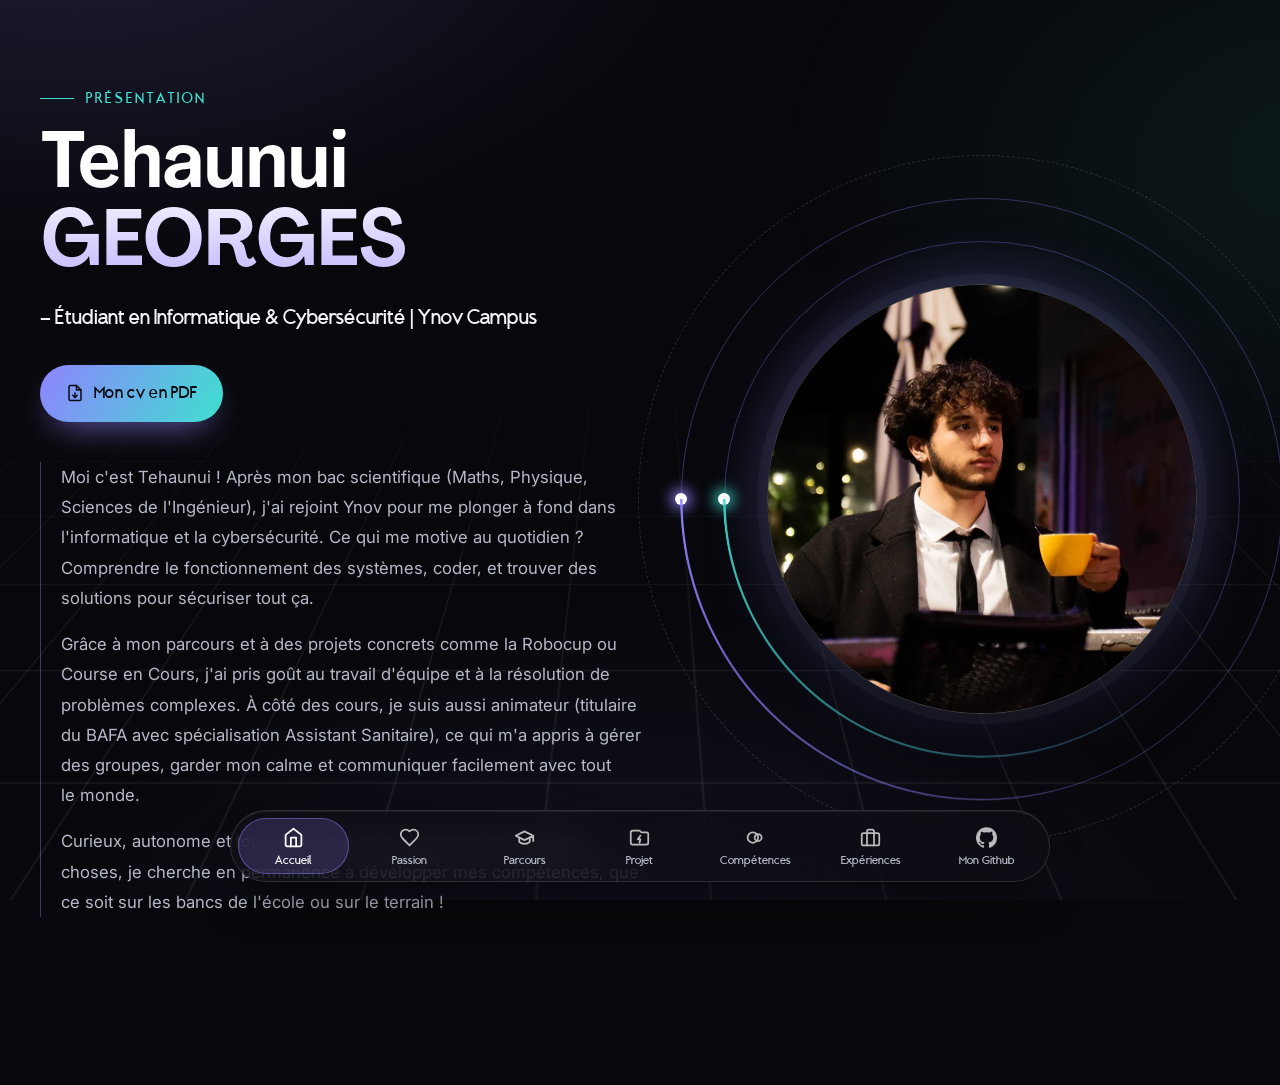
<file: index.html>
<!doctype html>
<html lang="fr">
    <head>
        <meta charset="UTF-8">
        <meta name="viewport" content="width=device-width, initial-scale=1.0">
        <title>Mon CV web — Tehaunui GEORGES</title>
        <meta name="description" content="CV web de Tehaunui GEORGES, étudiant en informatique et cybersécurité à Ynov Campus.">
        <link rel="stylesheet" href="css/base.css">
        <link rel="stylesheet" href="css/style.css">
        <script>document.documentElement.classList.add('js');</script>
    </head>
    <body>
        <div class="backdrop" aria-hidden="true"><div class="backdrop__floor"><div class="backdrop__grid"></div></div></div>

        <main class="hero">
            <div class="hero__text">
                <div class="reveal">
                    <h1 class="eyebrow">Présentation</h1>
                </div>
                <div class="reveal" style="--i: 1">
                    <h2 class="hero__title">
                        <span class="hero__name">Tehaunui GEORGES</span>
                        <span class="hero__role">— Étudiant en Informatique &amp; Cybersécurité | Ynov Campus</span>
                    </h2>
                </div>
                <div class="hero__actions reveal" style="--i: 2">
                    <a class="btn" href="ressources/cv.Tehaunui.GEORGES.pdf" target="_blank" rel="noopener">
                        <svg viewBox="0 0 24 24" fill="none" stroke="currentColor" stroke-width="2" stroke-linecap="round" stroke-linejoin="round" aria-hidden="true"><path d="M14 2H6a2 2 0 0 0-2 2v16a2 2 0 0 0 2 2h12a2 2 0 0 0 2-2V8z"/><path d="M14 2v6h6"/><path d="M12 18v-6"/><path d="m9 15 3 3 3-3"/></svg>
                        Mon cv en PDF
                    </a>
                </div>
                <div class="hero__bio reveal" style="--i: 3">
                    <p>Moi c'est Tehaunui ! Après mon bac scientifique (Maths, Physique, Sciences de l'Ingénieur), j'ai rejoint Ynov pour me plonger à fond dans l'informatique et la cybersécurité. Ce qui me motive au quotidien ? Comprendre le fonctionnement des systèmes, coder, et trouver des solutions pour sécuriser tout ça.</p>
                    <p>Grâce à mon parcours et à des projets concrets comme la Robocup ou Course en Cours, j'ai pris goût au travail d'équipe et à la résolution de problèmes complexes. À côté des cours, je suis aussi animateur (titulaire du BAFA avec spécialisation Assistant Sanitaire), ce qui m'a appris à gérer des groupes, garder mon calme et communiquer facilement avec tout le monde.</p>
                    <p>Curieux, autonome et toujours chaud pour apprendre de nouvelles choses, je cherche en permanence à développer mes compétences, que ce soit sur les bancs de l'école ou sur le terrain !</p>
                </div>
            </div>

            <div class="hero__visual reveal" style="--i: 1">
                <div class="portrait" data-tilt="9">
                    <div class="portrait__orbit portrait__orbit--1"><span class="portrait__dot"></span></div>
                    <div class="portrait__orbit portrait__orbit--2"><span class="portrait__dot"></span></div>
                    <div class="portrait__orbit portrait__orbit--3"></div>
                    <img class="pp"
                        src="ressources/Photo%20taken%20by%20%40lukadreur.webp"
                        alt="Ma photo"
                    />
                </div>
            </div>
        </main>

        <footer>
            <nav class="navigation" aria-label="Navigation principale">
                <a href="index.html" aria-current="page">
                    <img class="icon" src="ressources/gemini-svg.svg" alt="" aria-hidden="true">
                    <span class="libelle">Accueil</span>
                </a>
                <a href="passion.html">
                    <img class="icon" src="ressources/gemini-svg (1).svg" alt="" aria-hidden="true">
                    <span class="libelle">Passion</span>
                </a>
                <a href="parcours.html">
                    <img class="icon" src="ressources/gemini-svg (2).svg" alt="" aria-hidden="true">
                    <span class="libelle">Parcours</span>
                </a>
                <a href="projet.html">
                    <img class="icon" src="ressources/gemini-svg (3).svg" alt="" aria-hidden="true">
                    <span class="libelle">Projet</span>
                </a>
                <a href="competences.html">
                    <img class="icon" src="ressources/gemini-svg (4).svg" alt="" aria-hidden="true">
                    <span class="libelle">Compétences</span>
                </a>
                <a href="experiences.html">
                    <img class="icon" src="ressources/gemini-svg (5).svg" alt="" aria-hidden="true">
                    <span class="libelle">Expériences</span>
                </a>
                <a href="https://github.com/tehaunuigeorges-oss" target="_blank" rel="noopener">
                    <img class="icon" src="ressources/25231.png" alt="" aria-hidden="true">
                    <span class="libelle">Mon Github</span>
                </a>
            </nav>
        </footer>

        <script src="js/site.js" defer onerror="document.documentElement.classList.remove('js')"></script>
    </body>
</html>
</file>
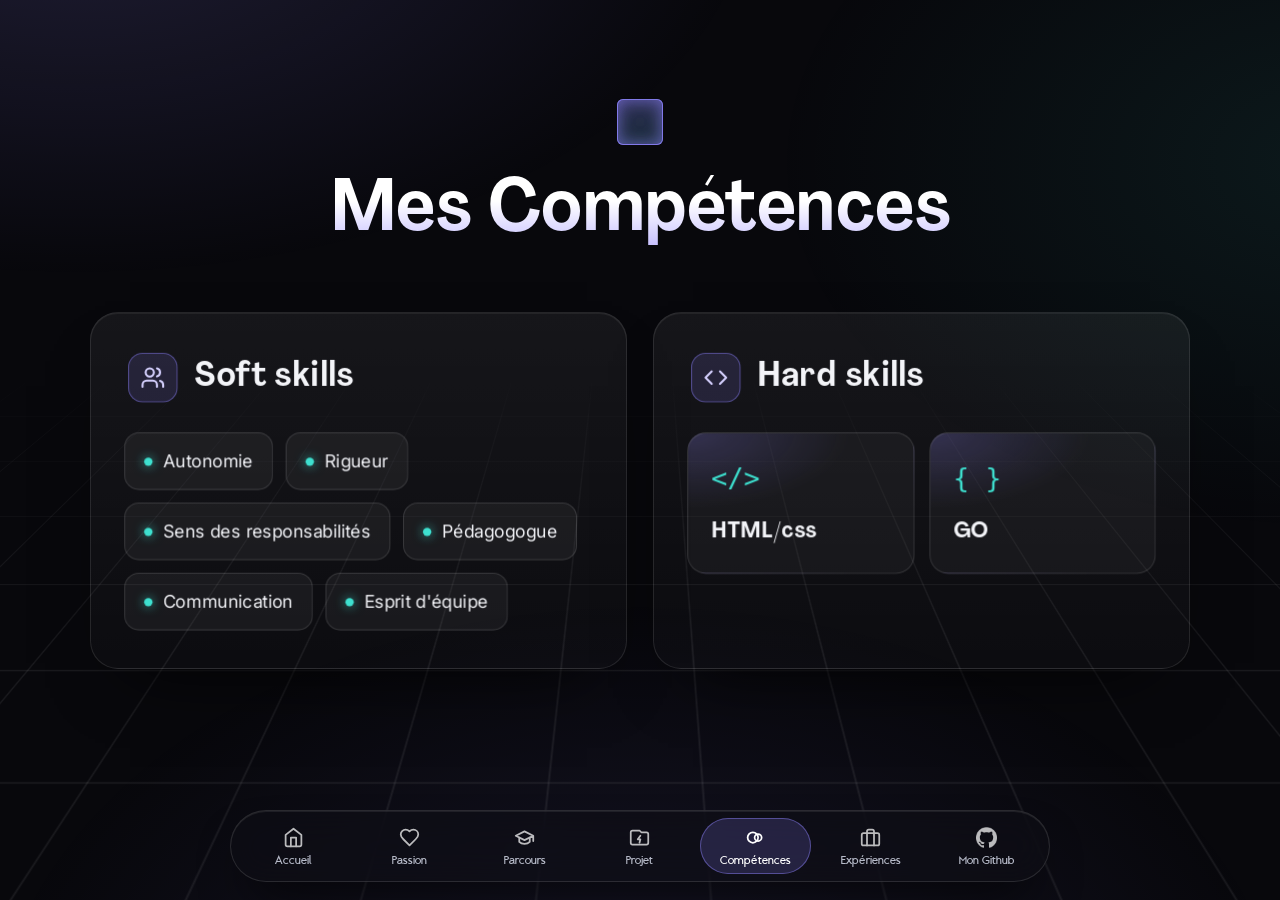
<file: competences.html>
<!doctype html>
<html lang="fr">
    <head>
        <meta charset="UTF-8">
        <meta name="viewport" content="width=device-width, initial-scale=1.0">
        <title>Mes compétences — Tehaunui GEORGES</title>
        <meta name="description" content="Compétences de Tehaunui GEORGES : soft skills et hard skills.">
        <link rel="stylesheet" href="css/base.css">
        <link rel="stylesheet" href="css/competences.css">
        <link rel="stylesheet" href="css/edition.css">
        <script>document.documentElement.classList.add('js');</script>
    </head>
    <body>
        <div class="backdrop" aria-hidden="true"><div class="backdrop__floor"><div class="backdrop__grid"></div></div></div>

        <header class="page-header">
            <div class="reveal">
                <div class="cube" aria-hidden="true"><i></i><i></i><i></i><i></i><i></i><i></i></div>
                <h1 class="page-title">Mes Compétences</h1>
            </div>
        </header>

        <main>
            <!-- Créé à partir de la liste "competences" de js/contenu.js -->
            <div data-rendu="competences"></div>
            <noscript><p class="content-error">Ce site a besoin de JavaScript pour afficher cette rubrique.</p></noscript>
        </main>

        <footer>
            <nav class="navigation" aria-label="Navigation principale">
                <a href="index.html">
                    <img class="icon" src="ressources/gemini-svg.svg" alt="" aria-hidden="true">
                    <span class="libelle">Accueil</span>
                </a>
                <a href="passion.html">
                    <img class="icon" src="ressources/gemini-svg (1).svg" alt="" aria-hidden="true">
                    <span class="libelle">Passion</span>
                </a>
                <a href="parcours.html">
                    <img class="icon" src="ressources/gemini-svg (2).svg" alt="" aria-hidden="true">
                    <span class="libelle">Parcours</span>
                </a>
                <a href="projet.html">
                    <img class="icon" src="ressources/gemini-svg (3).svg" alt="" aria-hidden="true">
                    <span class="libelle">Projet</span>
                </a>
                <a href="competences.html" aria-current="page">
                    <img class="icon" src="ressources/gemini-svg (4).svg" alt="" aria-hidden="true">
                    <span class="libelle">Compétences</span>
                </a>
                <a href="experiences.html">
                    <img class="icon" src="ressources/gemini-svg (5).svg" alt="" aria-hidden="true">
                    <span class="libelle">Expériences</span>
                </a>
                <a href="https://github.com/tehaunuigeorges-oss" target="_blank" rel="noopener">
                    <img class="icon" src="ressources/25231.png" alt="" aria-hidden="true">
                    <span class="libelle">Mon Github</span>
                </a>
            </nav>
        </footer>

        <script src="js/contenu.js" defer></script>
        <script src="js/rendu.js" defer></script>
        <script src="js/edition.js" defer></script>
        <script src="js/site.js" defer onerror="document.documentElement.classList.remove('js')"></script>
    </body>
</html>
</file>
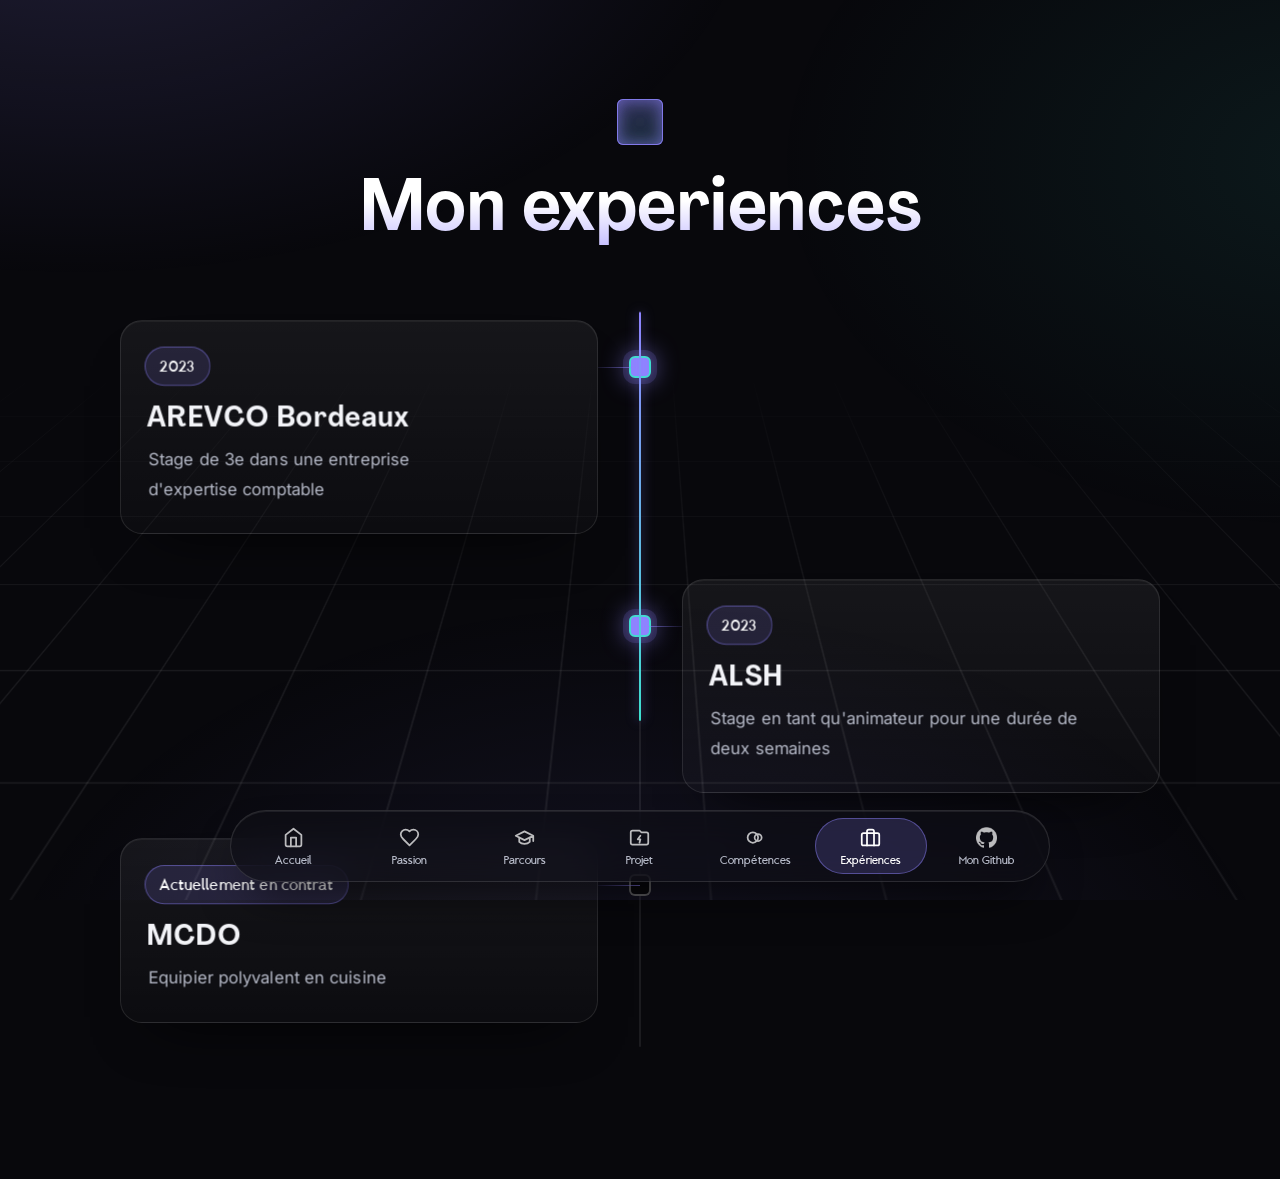
<file: experiences.html>
<!doctype html>
<html lang="fr">
    <head>
        <meta charset="UTF-8">
        <meta name="viewport" content="width=device-width, initial-scale=1.0">
        <title>Mes expériences — Tehaunui GEORGES</title>
        <meta name="description" content="Expériences de Tehaunui GEORGES : stages et emploi.">
        <link rel="stylesheet" href="css/base.css">
        <link rel="stylesheet" href="css/timeline.css">
        <link rel="stylesheet" href="css/edition.css">
        <script>document.documentElement.classList.add('js');</script>
    </head>
    <body>
        <div class="backdrop" aria-hidden="true"><div class="backdrop__floor"><div class="backdrop__grid"></div></div></div>

        <header class="page-header">
            <div class="reveal">
                <div class="cube" aria-hidden="true"><i></i><i></i><i></i><i></i><i></i><i></i></div>
                <h1 class="page-title">Mon experiences</h1>
            </div>
        </header>

        <main>
            <!-- Créé à partir de la liste "experiences" de js/contenu.js -->
            <div data-rendu="experiences"></div>
            <noscript><p class="content-error">Ce site a besoin de JavaScript pour afficher cette rubrique.</p></noscript>
        </main>

        <footer>
            <nav class="navigation" aria-label="Navigation principale">
                <a href="index.html">
                    <img class="icon" src="ressources/gemini-svg.svg" alt="" aria-hidden="true">
                    <span class="libelle">Accueil</span>
                </a>
                <a href="passion.html">
                    <img class="icon" src="ressources/gemini-svg (1).svg" alt="" aria-hidden="true">
                    <span class="libelle">Passion</span>
                </a>
                <a href="parcours.html">
                    <img class="icon" src="ressources/gemini-svg (2).svg" alt="" aria-hidden="true">
                    <span class="libelle">Parcours</span>
                </a>
                <a href="projet.html">
                    <img class="icon" src="ressources/gemini-svg (3).svg" alt="" aria-hidden="true">
                    <span class="libelle">Projet</span>
                </a>
                <a href="competences.html">
                    <img class="icon" src="ressources/gemini-svg (4).svg" alt="" aria-hidden="true">
                    <span class="libelle">Compétences</span>
                </a>
                <a href="experiences.html" aria-current="page">
                    <img class="icon" src="ressources/gemini-svg (5).svg" alt="" aria-hidden="true">
                    <span class="libelle">Expériences</span>
                </a>
                <a href="https://github.com/tehaunuigeorges-oss" target="_blank" rel="noopener">
                    <img class="icon" src="ressources/25231.png" alt="" aria-hidden="true">
                    <span class="libelle">Mon Github</span>
                </a>
            </nav>
        </footer>

        <script src="js/contenu.js" defer></script>
        <script src="js/rendu.js" defer></script>
        <script src="js/edition.js" defer></script>
        <script src="js/site.js" defer onerror="document.documentElement.classList.remove('js')"></script>
    </body>
</html>
</file>
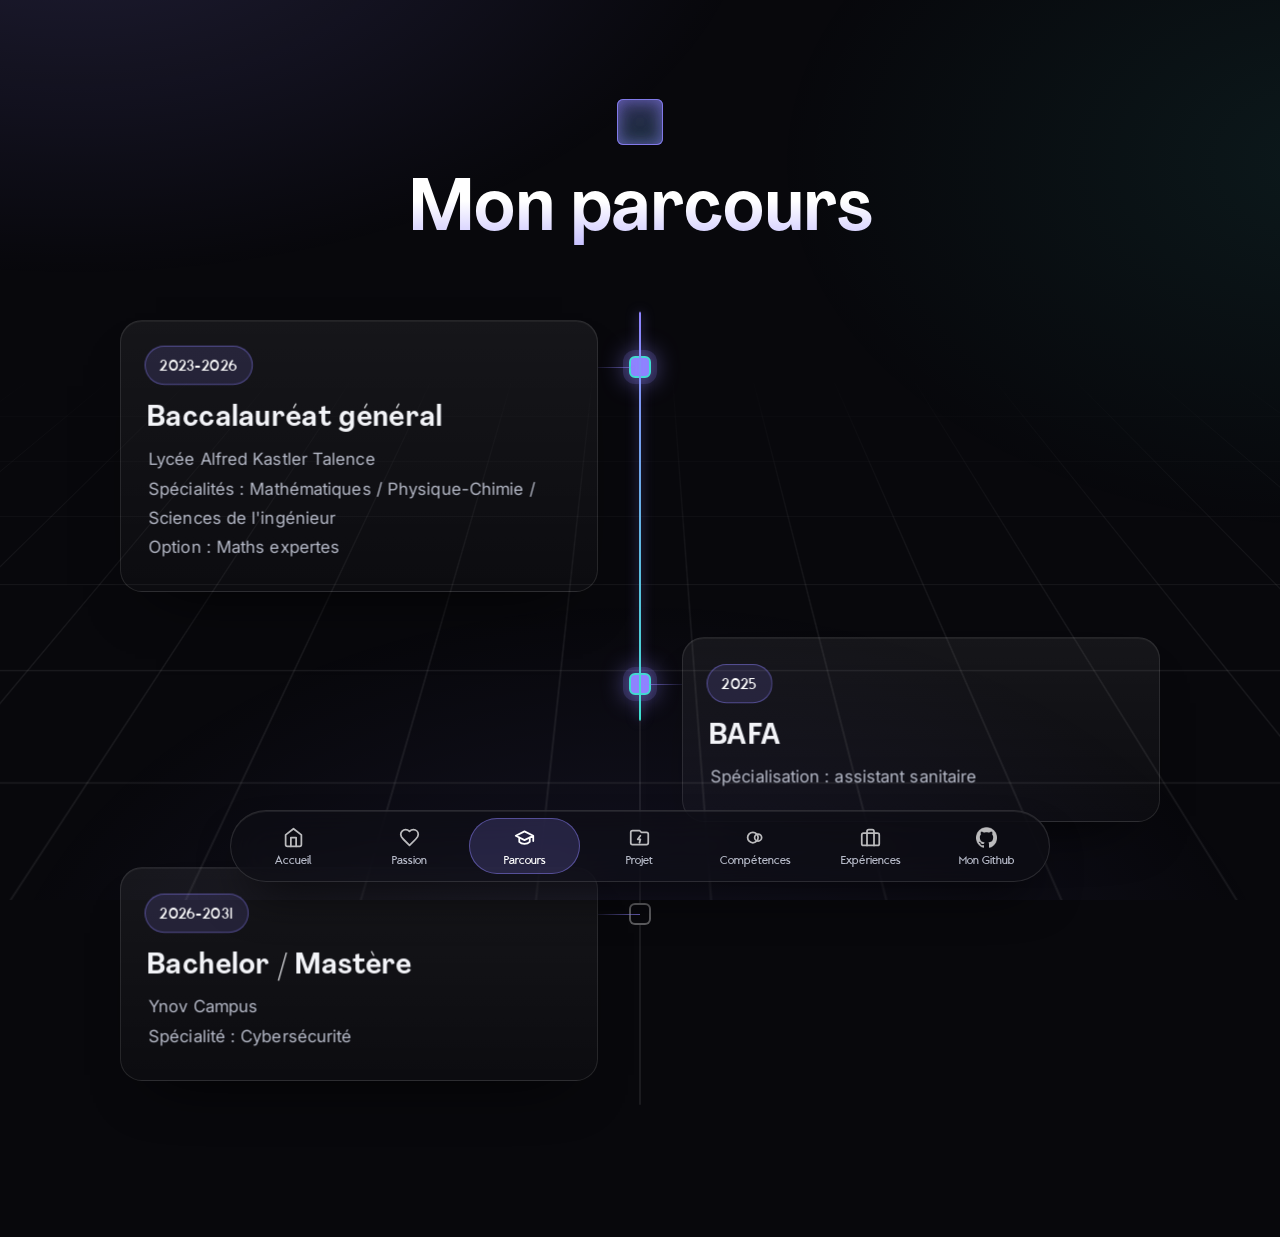
<file: parcours.html>
<!doctype html>
<html lang="fr">
    <head>
        <meta charset="UTF-8">
        <meta name="viewport" content="width=device-width, initial-scale=1.0">
        <title>Mon parcours — Tehaunui GEORGES</title>
        <meta name="description" content="Parcours scolaire de Tehaunui GEORGES : baccalauréat général, BAFA et Ynov Campus.">
        <link rel="stylesheet" href="css/base.css">
        <link rel="stylesheet" href="css/timeline.css">
        <link rel="stylesheet" href="css/edition.css">
        <script>document.documentElement.classList.add('js');</script>
    </head>
    <body>
        <div class="backdrop" aria-hidden="true"><div class="backdrop__floor"><div class="backdrop__grid"></div></div></div>

        <header class="page-header">
            <div class="reveal">
                <div class="cube" aria-hidden="true"><i></i><i></i><i></i><i></i><i></i><i></i></div>
                <h1 class="page-title">Mon parcours</h1>
            </div>
        </header>

        <main>
            <!-- Créé à partir de la liste "parcours" de js/contenu.js -->
            <div data-rendu="parcours"></div>
            <noscript><p class="content-error">Ce site a besoin de JavaScript pour afficher cette rubrique.</p></noscript>
        </main>

        <footer>
            <nav class="navigation" aria-label="Navigation principale">
                <a href="index.html">
                    <img class="icon" src="ressources/gemini-svg.svg" alt="" aria-hidden="true">
                    <span class="libelle">Accueil</span>
                </a>
                <a href="passion.html">
                    <img class="icon" src="ressources/gemini-svg (1).svg" alt="" aria-hidden="true">
                    <span class="libelle">Passion</span>
                </a>
                <a href="parcours.html" aria-current="page">
                    <img class="icon" src="ressources/gemini-svg (2).svg" alt="" aria-hidden="true">
                    <span class="libelle">Parcours</span>
                </a>
                <a href="projet.html">
                    <img class="icon" src="ressources/gemini-svg (3).svg" alt="" aria-hidden="true">
                    <span class="libelle">Projet</span>
                </a>
                <a href="competences.html">
                    <img class="icon" src="ressources/gemini-svg (4).svg" alt="" aria-hidden="true">
                    <span class="libelle">Compétences</span>
                </a>
                <a href="experiences.html">
                    <img class="icon" src="ressources/gemini-svg (5).svg" alt="" aria-hidden="true">
                    <span class="libelle">Expériences</span>
                </a>
                <a href="https://github.com/tehaunuigeorges-oss" target="_blank" rel="noopener">
                    <img class="icon" src="ressources/25231.png" alt="" aria-hidden="true">
                    <span class="libelle">Mon Github</span>
                </a>
            </nav>
        </footer>

        <script src="js/contenu.js" defer></script>
        <script src="js/rendu.js" defer></script>
        <script src="js/edition.js" defer></script>
        <script src="js/site.js" defer onerror="document.documentElement.classList.remove('js')"></script>
    </body>
</html>
</file>
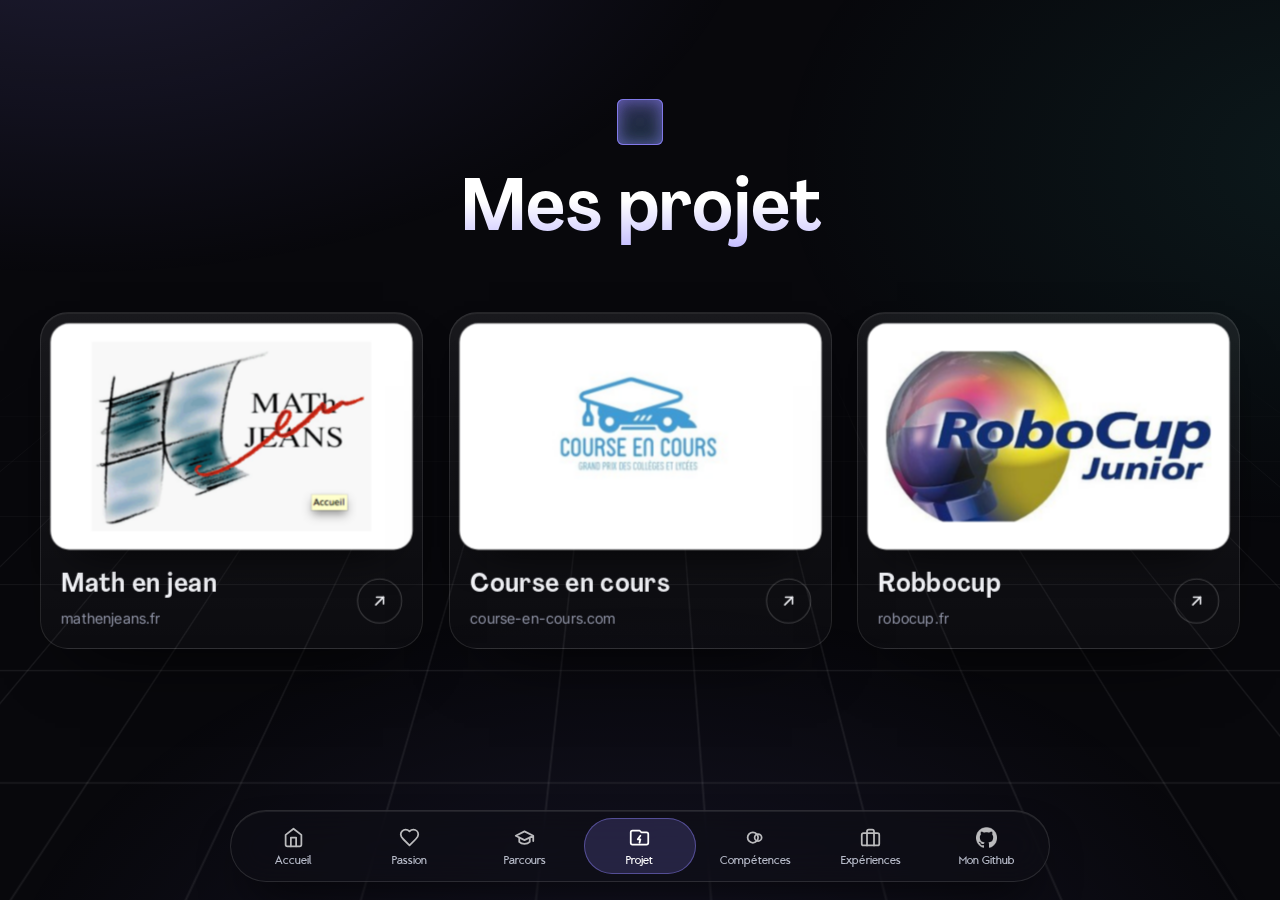
<file: projet.html>
<!doctype html>
<html lang="fr">
    <head>
        <meta charset="UTF-8">
        <meta name="viewport" content="width=device-width, initial-scale=1.0">
        <title>Mes projets — Tehaunui GEORGES</title>
        <meta name="description" content="Projets de Tehaunui GEORGES : MATh.en.JEANS, Course en Cours et RoboCup.">
        <link rel="stylesheet" href="css/base.css">
        <link rel="stylesheet" href="css/projet.css">
        <link rel="stylesheet" href="css/edition.css">
        <script>document.documentElement.classList.add('js');</script>
    </head>
    <body>
        <div class="backdrop" aria-hidden="true"><div class="backdrop__floor"><div class="backdrop__grid"></div></div></div>

        <header class="page-header">
            <div class="reveal">
                <div class="cube" aria-hidden="true"><i></i><i></i><i></i><i></i><i></i><i></i></div>
                <h1 class="page-title">Mes projet</h1>
            </div>
        </header>

        <main>
            <!-- Créé à partir de la liste "projets" de js/contenu.js -->
            <div data-rendu="projets"></div>
            <noscript><p class="content-error">Ce site a besoin de JavaScript pour afficher cette rubrique.</p></noscript>
        </main>

        <footer>
            <nav class="navigation" aria-label="Navigation principale">
                <a href="index.html">
                    <img class="icon" src="ressources/gemini-svg.svg" alt="" aria-hidden="true">
                    <span class="libelle">Accueil</span>
                </a>
                <a href="passion.html">
                    <img class="icon" src="ressources/gemini-svg (1).svg" alt="" aria-hidden="true">
                    <span class="libelle">Passion</span>
                </a>
                <a href="parcours.html">
                    <img class="icon" src="ressources/gemini-svg (2).svg" alt="" aria-hidden="true">
                    <span class="libelle">Parcours</span>
                </a>
                <a href="projet.html" aria-current="page">
                    <img class="icon" src="ressources/gemini-svg (3).svg" alt="" aria-hidden="true">
                    <span class="libelle">Projet</span>
                </a>
                <a href="competences.html">
                    <img class="icon" src="ressources/gemini-svg (4).svg" alt="" aria-hidden="true">
                    <span class="libelle">Compétences</span>
                </a>
                <a href="experiences.html">
                    <img class="icon" src="ressources/gemini-svg (5).svg" alt="" aria-hidden="true">
                    <span class="libelle">Expériences</span>
                </a>
                <a href="https://github.com/tehaunuigeorges-oss" target="_blank" rel="noopener">
                    <img class="icon" src="ressources/25231.png" alt="" aria-hidden="true">
                    <span class="libelle">Mon Github</span>
                </a>
            </nav>
        </footer>

        <script src="js/contenu.js" defer></script>
        <script src="js/rendu.js" defer></script>
        <script src="js/edition.js" defer></script>
        <script src="js/site.js" defer onerror="document.documentElement.classList.remove('js')"></script>
    </body>
</html>
</file>
<file: css/base.css>
/* =========================================================
   Base commune à toutes les pages
   (polices, couleurs, fond 3D, navigation, animations)
   ========================================================= */

@font-face {
    font-family: 'Agrandir';
    src: url('../ressources/Agrandir.otf') format('opentype');
    font-display: swap;
}

@font-face {
    font-family: 'Brixton';
    src: url('../ressources/Brixton.ttf') format('truetype');
    font-display: swap;
}

@font-face {
    font-family: 'Inter';
    src: url('../ressources/Inter.ttf') format('truetype');
    font-display: swap;
}

:root {
    color-scheme: dark;

    --bg: #08080c;
    --surface: rgba(255, 255, 255, 0.045);
    --surface-hover: rgba(255, 255, 255, 0.075);
    --border: rgba(255, 255, 255, 0.1);
    --border-strong: rgba(255, 255, 255, 0.22);

    --text: #f3f4f8;
    --text-muted: #b6bac8;
    --text-dim: #8d91a3;

    --accent: #8f83ff;
    --accent-2: #3ee0cf;
    --accent-grad: linear-gradient(120deg, #8f83ff 0%, #3ee0cf 100%);

    --radius-xl: 28px;
    --radius-lg: 22px;
    --radius-md: 16px;

    --ease: cubic-bezier(0.22, 1, 0.36, 1);

    --font-display: 'Agrandir', 'Inter', system-ui, sans-serif;
    --font-label: 'Brixton', 'Inter', system-ui, sans-serif;
    --font-body: 'Inter', system-ui, -apple-system, 'Segoe UI', Roboto, sans-serif;

    --page-width: 1200px;
    --gutter: 24px;
    --nav-space: 132px;
}

*,
*::before,
*::after {
    box-sizing: border-box;
    margin: 0;
    padding: 0;
}

html {
    -webkit-text-size-adjust: 100%;
    scroll-behavior: smooth;
    overflow-x: hidden;
    overflow-x: clip;
}

body {
    min-height: 100vh;
    padding-bottom: var(--nav-space);
    background-color: var(--bg);
    color: var(--text);
    font-family: var(--font-body);
    font-size: 1rem;
    line-height: 1.6;
    -webkit-font-smoothing: antialiased;
    -moz-osx-font-smoothing: grayscale;
    text-rendering: optimizeLegibility;
}

img,
canvas,
svg {
    display: block;
    max-width: 100%;
}

a {
    color: inherit;
}

ul,
ol {
    list-style: none;
}

h1,
h2,
h3 {
    font-weight: 400;
    line-height: 1.1;
    text-wrap: balance;
}

p {
    text-wrap: pretty;
}

::selection {
    background: rgba(143, 131, 255, 0.4);
    color: #ffffff;
}

:focus-visible {
    outline: 2px solid var(--accent-2);
    outline-offset: 4px;
}

.sr-only {
    position: absolute;
    width: 1px;
    height: 1px;
    overflow: hidden;
    clip: rect(0 0 0 0);
    clip-path: inset(50%);
    white-space: nowrap;
}

/* --- Fond : halos lumineux + sol en grille 3D qui défile --- */

.backdrop {
    position: fixed;
    inset: 0;
    z-index: -1;
    overflow: hidden;
    pointer-events: none;
    background:
        radial-gradient(1100px 620px at 6% -12%, rgba(143, 131, 255, 0.17), transparent 62%),
        radial-gradient(900px 600px at 104% 18%, rgba(62, 224, 207, 0.08), transparent 62%),
        radial-gradient(1000px 700px at 50% 118%, rgba(143, 131, 255, 0.12), transparent 66%);
}

.backdrop__floor {
    position: absolute;
    left: -60%;
    right: -60%;
    bottom: -4%;
    height: 62%;
    overflow: hidden;
    transform: perspective(900px) rotateX(64deg);
    transform-origin: 50% 0;
    -webkit-mask-image: linear-gradient(to bottom, transparent 0%, #000 70%);
    mask-image: linear-gradient(to bottom, transparent 0%, #000 70%);
}

.backdrop__grid {
    position: absolute;
    inset: -80px 0 0 0;
    background-image:
        linear-gradient(rgba(255, 255, 255, 0.07) 1px, transparent 1px),
        linear-gradient(90deg, rgba(255, 255, 255, 0.07) 1px, transparent 1px);
    background-size: 80px 80px;
    animation: defilementGrille 7s linear infinite;
}

@keyframes defilementGrille {
    from {
        transform: translate3d(0, 0, 0);
    }
    to {
        transform: translate3d(0, 80px, 0);
    }
}

/* --- En-tête des pages intérieures --- */

.page-header {
    width: min(var(--page-width), 100% - var(--gutter) * 2);
    margin: 0 auto;
    padding: clamp(56px, 11vh, 120px) 0 clamp(36px, 7vh, 72px);
    text-align: center;
    perspective: 700px;
}

.page-title {
    font-family: var(--font-display);
    font-size: clamp(2.5rem, 6.4vw, 4.6rem);
    line-height: 1;
    letter-spacing: -0.02em;
    background: linear-gradient(180deg, #ffffff 35%, #c3bcff 100%);
    -webkit-background-clip: text;
    background-clip: text;
    color: transparent;
}

/* Petit cube 3D décoratif au-dessus des titres */
.cube {
    --s: 46px;
    position: relative;
    width: var(--s);
    height: var(--s);
    margin: 0 auto 30px;
    transform-style: preserve-3d;
    animation: rotationCube 14s linear infinite;
}

.cube i {
    position: absolute;
    inset: 0;
    border: 1px solid rgba(143, 131, 255, 0.65);
    border-radius: 6px;
    background: linear-gradient(135deg, rgba(143, 131, 255, 0.2), rgba(62, 224, 207, 0.08));
    box-shadow: inset 0 0 16px rgba(143, 131, 255, 0.35);
}

.cube i:nth-child(1) { transform: translateZ(calc(var(--s) / 2)); }
.cube i:nth-child(2) { transform: rotateY(180deg) translateZ(calc(var(--s) / 2)); }
.cube i:nth-child(3) { transform: rotateY(90deg) translateZ(calc(var(--s) / 2)); }
.cube i:nth-child(4) { transform: rotateY(-90deg) translateZ(calc(var(--s) / 2)); }
.cube i:nth-child(5) { transform: rotateX(90deg) translateZ(calc(var(--s) / 2)); }
.cube i:nth-child(6) { transform: rotateX(-90deg) translateZ(calc(var(--s) / 2)); }

@keyframes rotationCube {
    from {
        transform: perspective(500px) rotateX(-24deg) rotateY(0deg);
    }
    to {
        transform: perspective(500px) rotateX(-24deg) rotateY(360deg);
    }
}

/* --- Message affiché si js/contenu.js contient une erreur --- */

.content-error {
    display: grid;
    justify-items: start;
    gap: 14px;
    width: min(720px, 100% - var(--gutter) * 2);
    margin: clamp(40px, 10vh, 120px) auto;
    padding: 28px 30px;
    border: 1px solid rgba(255, 120, 120, 0.45);
    border-radius: var(--radius-lg);
    background: rgba(255, 90, 90, 0.08);
    color: var(--text);
    line-height: 1.7;
}

.content-error h2 {
    font-family: var(--font-display);
    font-size: 1.5rem;
}

/* --- Boutons --- */

.btn {
    display: inline-flex;
    align-items: center;
    gap: 10px;
    padding: 15px 26px;
    border-radius: 999px;
    font-family: var(--font-label);
    font-size: 1.05rem;
    letter-spacing: 0.02em;
    text-decoration: none;
    color: #0b0b12;
    background: var(--accent-grad);
    box-shadow: 0 14px 34px -14px rgba(143, 131, 255, 0.8);
    transition: transform 0.35s var(--ease), box-shadow 0.35s var(--ease);
}

.btn:hover {
    transform: translateY(-3px);
    box-shadow: 0 20px 44px -14px rgba(143, 131, 255, 0.95);
}

.btn svg {
    width: 18px;
    height: 18px;
}

/* --- Étiquettes (mots-clés) --- */

.tags {
    display: flex;
    flex-wrap: wrap;
    gap: 8px;
}

.tags li {
    padding: 6px 12px;
    border: 1px solid rgba(255, 255, 255, 0.16);
    border-radius: 999px;
    background: rgba(8, 8, 12, 0.55);
    color: #e7e9f0;
    font-size: 0.8rem;
    line-height: 1.2;
}

/* --- Cartes inclinables en 3D (piloté par js/site.js) --- */

[data-tilt] {
    --rx: 0deg;
    --ry: 0deg;
    --lift: 0px;
    transform: perspective(1000px) rotateX(var(--rx)) rotateY(var(--ry)) translateZ(var(--lift));
    transform-style: preserve-3d;
    transition: transform 0.8s var(--ease), border-color 0.4s ease, box-shadow 0.5s var(--ease);
}

[data-tilt].is-tilting {
    --lift: 18px;
    transition: transform 0.18s ease-out, border-color 0.4s ease, box-shadow 0.5s var(--ease);
}

/* Reflet lumineux qui suit la souris */
.has-glare::after {
    content: "";
    position: absolute;
    inset: 0;
    z-index: 3;
    border-radius: inherit;
    background: radial-gradient(circle at var(--mx, 50%) var(--my, 50%), rgba(255, 255, 255, 0.16), transparent 45%);
    opacity: 0;
    transition: opacity 0.4s ease;
    pointer-events: none;
}

.has-glare.is-tilting::after {
    opacity: 1;
}

/* --- Apparition au défilement (piloté par js/site.js) --- */

.js .reveal {
    opacity: 0;
    transform: perspective(1200px) translate3d(0, 48px, 0) rotateX(12deg);
    transform-origin: 50% 0%;
    transition:
        opacity 0.9s var(--ease) calc(var(--i, 0) * 110ms),
        transform 1.1s var(--ease) calc(var(--i, 0) * 110ms);
}

.js .reveal.is-in {
    opacity: 1;
    transform: none;
}

/* Animation terminée : état final figé (voir js/site.js) */
.js .reveal.is-done,
.js .reveal.is-done:nth-child(n) {
    opacity: 1;
    transform: none;
    transition: none;
}

/* --- Navigation flottante --- */

@keyframes apparitionDepuisBas {
    from {
        opacity: 0;
        transform: translateY(60px);
    }
    to {
        opacity: 1;
        transform: translateY(0);
    }
}

.navigation {
    position: fixed;
    left: 0;
    right: 0;
    bottom: max(18px, env(safe-area-inset-bottom));
    z-index: 1000;
    display: flex;
    align-items: center;
    justify-content: space-between;
    gap: 4px;
    width: min(92vw, 820px);
    margin: 0 auto;
    padding: 7px;
    border: 1px solid rgba(255, 255, 255, 0.12);
    border-radius: 999px;
    background: rgba(14, 14, 20, 0.66);
    -webkit-backdrop-filter: blur(18px) saturate(1.4);
    backdrop-filter: blur(18px) saturate(1.4);
    box-shadow: 0 24px 50px -20px rgba(0, 0, 0, 0.95), inset 0 1px 0 rgba(255, 255, 255, 0.08);
    animation: apparitionDepuisBas 1s var(--ease) both;
}

.navigation a {
    position: relative;
    flex: 1 1 0;
    min-width: 0;
    display: flex;
    flex-direction: column;
    align-items: center;
    justify-content: center;
    gap: 6px;
    padding: 9px 4px 8px;
    border-radius: 999px;
    color: var(--text-muted);
    text-decoration: none;
    transition: color 0.3s ease, background-color 0.3s ease, transform 0.35s var(--ease);
}

.navigation a:hover {
    color: var(--text);
    background: rgba(255, 255, 255, 0.07);
    transform: translateY(-3px);
}

.navigation a[aria-current] {
    color: #ffffff;
    background: rgba(143, 131, 255, 0.18);
    box-shadow: inset 0 0 0 1px rgba(143, 131, 255, 0.45);
}

.icon {
    width: 21px;
    height: 21px;
    object-fit: contain;
    filter: brightness(0) invert(1);
    opacity: 0.72;
    transition: opacity 0.3s ease;
}

.navigation a:hover .icon,
.navigation a[aria-current] .icon {
    opacity: 1;
}

.libelle {
    font-family: var(--font-label);
    font-size: 0.78rem;
    line-height: 1;
    white-space: nowrap;
}

/* Écrans étroits : icônes seules, le libellé de la page active reste visible */
@media (max-width: 640px) {
    :root {
        --gutter: 16px;
        --nav-space: 108px;
    }

    .navigation {
        width: calc(100% - 20px);
        bottom: max(10px, env(safe-area-inset-bottom));
        padding: 6px;
    }

    .navigation a {
        flex: 0 0 auto;
        flex-direction: row;
        gap: 8px;
        padding: 11px;
    }

    .navigation a .libelle {
        position: absolute;
        width: 1px;
        height: 1px;
        overflow: hidden;
        clip: rect(0 0 0 0);
        clip-path: inset(50%);
    }

    .navigation a[aria-current] {
        padding: 11px 14px;
    }

    .navigation a[aria-current] .libelle {
        position: static;
        width: auto;
        height: auto;
        overflow: visible;
        clip: auto;
        clip-path: none;
        font-size: 0.82rem;
    }
}

/* Très petits écrans : sept icônes seules pour que tout tienne sur une ligne */
@media (max-width: 480px) {
    .navigation a,
    .navigation a[aria-current] {
        padding: 10px;
    }

    .navigation a[aria-current] .libelle {
        position: absolute;
        width: 1px;
        height: 1px;
        overflow: hidden;
        clip: rect(0 0 0 0);
        clip-path: inset(50%);
    }
}

/* --- Accessibilité : mouvement réduit --- */

@media (prefers-reduced-motion: reduce) {
    html {
        scroll-behavior: auto;
    }

    *,
    *::before,
    *::after {
        animation-duration: 0.001ms !important;
        animation-iteration-count: 1 !important;
        transition-duration: 0.001ms !important;
        transition-delay: 0s !important;
    }

    .js .reveal {
        transform: none;
    }
}
</file>
<file: css/style.css>
/* =========================================================
   Accueil — présentation + portrait en 3D
   ========================================================= */

.hero {
    display: grid;
    grid-template-columns: minmax(0, 1.08fr) minmax(0, 0.92fr);
    align-items: center;
    gap: clamp(40px, 6vw, 96px);
    width: min(var(--page-width), 100% - var(--gutter) * 2);
    min-height: calc(100vh - var(--nav-space));
    margin: 0 auto;
    padding: clamp(48px, 9vh, 110px) 0 clamp(24px, 4vh, 48px);
}

.eyebrow {
    display: inline-flex;
    align-items: center;
    gap: 12px;
    font-family: var(--font-label);
    font-size: 0.95rem;
    letter-spacing: 0.2em;
    text-transform: uppercase;
    color: var(--accent-2);
}

.eyebrow::before {
    content: "";
    width: 34px;
    height: 1px;
    background: currentColor;
}

.hero__title {
    margin-top: 22px;
}

.hero__name {
    display: block;
    font-family: var(--font-display);
    font-size: clamp(2.7rem, 6.2vw, 5.4rem);
    line-height: 0.98;
    letter-spacing: -0.025em;
    background: linear-gradient(180deg, #ffffff 30%, #bfb7ff 100%);
    -webkit-background-clip: text;
    background-clip: text;
    color: transparent;
}

.hero__role {
    display: block;
    margin-top: 18px;
    font-family: var(--font-label);
    font-size: clamp(1.08rem, 1.7vw, 1.32rem);
    line-height: 1.45;
    color: var(--text);
}

.hero__bio {
    display: grid;
    gap: 16px;
    max-width: 62ch;
    margin-top: 40px;
    padding-left: 20px;
    border-left: 1px solid rgba(143, 131, 255, 0.4);
    color: var(--text-muted);
    font-size: 1.05rem;
    line-height: 1.8;
}

.hero__actions {
    display: flex;
    flex-wrap: wrap;
    gap: 14px;
    margin-top: 32px;
}

/* --- Portrait : photo + anneaux en orbite (CSS 3D) --- */

.hero__visual {
    display: grid;
    place-items: center;
    padding: 8% 0;
}

.portrait {
    position: relative;
    width: min(430px, 76vw);
    aspect-ratio: 1 / 1;
}

.portrait::before {
    content: "";
    position: absolute;
    inset: 4%;
    border-radius: 50%;
    background: radial-gradient(circle, rgba(143, 131, 255, 0.55), rgba(62, 224, 207, 0.15) 55%, transparent 72%);
    filter: blur(34px);
    transform: translateZ(-90px);
}

.pp {
    position: relative;
    width: 100%;
    height: 100%;
    object-fit: cover;
    border-radius: 50%;
    border: 1px solid rgba(255, 255, 255, 0.22);
    box-shadow:
        0 0 0 10px rgba(255, 255, 255, 0.03),
        0 40px 80px -30px rgba(0, 0, 0, 0.95),
        0 0 70px -12px rgba(143, 131, 255, 0.55);
    transform: translateZ(0);
}

.portrait__orbit {
    position: absolute;
    inset: -10%;
    border-radius: 50%;
    transform-style: preserve-3d;
    pointer-events: none;
}

/* Anneau fin complet */
.portrait__orbit::before {
    content: "";
    position: absolute;
    inset: 0;
    border-radius: 50%;
    border: 1px solid rgba(143, 131, 255, 0.32);
}

/* Traînée lumineuse qui tourne avec l'anneau */
.portrait__orbit::after {
    content: "";
    position: absolute;
    inset: -1px;
    border-radius: 50%;
    background: conic-gradient(from 270deg, transparent 0deg, transparent 230deg, rgba(62, 224, 207, 0.95) 360deg);
    -webkit-mask: radial-gradient(closest-side, transparent calc(100% - 3px), #000 calc(100% - 2px));
    mask: radial-gradient(closest-side, transparent calc(100% - 3px), #000 calc(100% - 2px));
}

.portrait__dot {
    position: absolute;
    top: 50%;
    left: -6px;
    width: 12px;
    height: 12px;
    margin-top: -6px;
    border-radius: 50%;
    background: #ffffff;
    box-shadow: 0 0 14px 4px rgba(62, 224, 207, 0.85);
}

.portrait__orbit--1 {
    animation: orbiteA 9s linear infinite;
}

.portrait__orbit--2 {
    inset: -20%;
    animation: orbiteB 14s linear infinite;
}

.portrait__orbit--2::after {
    background: conic-gradient(from 270deg, transparent 0deg, transparent 250deg, rgba(143, 131, 255, 0.95) 360deg);
}

.portrait__orbit--2 .portrait__dot {
    box-shadow: 0 0 14px 4px rgba(143, 131, 255, 0.9);
}

.portrait__orbit--3 {
    inset: -30%;
    animation: orbiteC 26s linear infinite;
}

.portrait__orbit--3::before {
    border: 1px dashed rgba(255, 255, 255, 0.14);
}

.portrait__orbit--3::after {
    display: none;
}

@keyframes orbiteA {
    from { transform: rotateX(74deg) rotateY(-10deg) rotateZ(0deg); }
    to { transform: rotateX(74deg) rotateY(-10deg) rotateZ(360deg); }
}

@keyframes orbiteB {
    from { transform: rotateX(68deg) rotateY(26deg) rotateZ(0deg); }
    to { transform: rotateX(68deg) rotateY(26deg) rotateZ(-360deg); }
}

@keyframes orbiteC {
    from { transform: rotateX(80deg) rotateY(-30deg) rotateZ(0deg); }
    to { transform: rotateX(80deg) rotateY(-30deg) rotateZ(360deg); }
}

@media (max-width: 900px) {
    .hero {
        grid-template-columns: 1fr;
        gap: 24px;
        min-height: 0;
        padding-top: 40px;
    }

    .hero__visual {
        order: -1;
        padding: 14% 0 10%;
    }

    .portrait {
        width: min(300px, 62vw);
    }
}
</file>
<file: css/competences.css>
/* =========================================================
   Mes compétences — deux cartes 3D (soft skills / hard skills)
   ========================================================= */

/* Autant de cartes que de catégories dans js/contenu.js */
.competences {
    display: grid;
    grid-template-columns: repeat(auto-fit, minmax(min(100%, 380px), 1fr));
    align-items: stretch;
    gap: 26px;
    width: min(1100px, 100% - var(--gutter) * 2);
    margin: 0 auto;
}

.competences > .reveal {
    display: flex;
}

.skill-card {
    position: relative;
    flex: 1;
    padding: clamp(26px, 4vw, 44px);
    border: 1px solid var(--border);
    border-radius: var(--radius-xl);
    background: linear-gradient(180deg, rgba(255, 255, 255, 0.06), rgba(255, 255, 255, 0.02));
    box-shadow: 0 34px 70px -40px rgba(0, 0, 0, 0.95), inset 0 1px 0 rgba(255, 255, 255, 0.06);
}

.skill-card:hover {
    border-color: rgba(143, 131, 255, 0.5);
    box-shadow: 0 0 0 1px rgba(143, 131, 255, 0.25), 0 44px 90px -44px rgba(143, 131, 255, 0.65);
}

.skill-card__head {
    display: flex;
    align-items: center;
    gap: 16px;
    transform: translateZ(30px);
}

.skill-card__icon {
    display: grid;
    place-items: center;
    width: 48px;
    height: 48px;
    border: 1px solid rgba(143, 131, 255, 0.45);
    border-radius: 14px;
    background: rgba(143, 131, 255, 0.14);
    color: #d6d1ff;
}

.skill-card__icon svg {
    width: 24px;
    height: 24px;
}

.skill-card h2 {
    font-family: var(--font-display);
    font-size: clamp(1.6rem, 2.8vw, 2.1rem);
}

/* Soft skills : pastilles qui flottent au-dessus de la carte */
.chips {
    display: flex;
    flex-wrap: wrap;
    gap: 12px;
    margin-top: 30px;
    transform: translateZ(46px);
    transform-style: preserve-3d;
}

.chips li {
    display: inline-flex;
    align-items: center;
    gap: 10px;
    padding: 13px 18px;
    border: 1px solid rgba(255, 255, 255, 0.13);
    border-radius: 14px;
    background: rgba(255, 255, 255, 0.05);
    font-size: 1.06rem;
    transition: transform 0.4s var(--ease), border-color 0.3s ease, background-color 0.3s ease;
}

.chips li::before {
    content: "";
    width: 8px;
    height: 8px;
    border-radius: 50%;
    background: var(--accent-2);
    box-shadow: 0 0 10px rgba(62, 224, 207, 0.8);
}

.chips li:hover {
    border-color: rgba(143, 131, 255, 0.55);
    background: rgba(143, 131, 255, 0.12);
    transform: translateZ(18px) translateY(-3px);
}

/* Hard skills : grandes tuiles */
.tiles {
    display: grid;
    grid-template-columns: repeat(2, minmax(0, 1fr));
    gap: 14px;
    margin-top: 30px;
    transform: translateZ(46px);
    transform-style: preserve-3d;
}

.tile {
    display: grid;
    gap: 14px;
    padding: 22px;
    border: 1px solid rgba(255, 255, 255, 0.13);
    border-radius: 18px;
    background:
        radial-gradient(120% 90% at 0% 0%, rgba(143, 131, 255, 0.22), transparent 60%),
        rgba(255, 255, 255, 0.04);
    transition: transform 0.4s var(--ease), border-color 0.3s ease;
}

.tile:hover {
    border-color: rgba(62, 224, 207, 0.55);
    transform: translateZ(18px) translateY(-3px);
}

.tile__glyph {
    font-family: Consolas, 'Cascadia Code', 'SFMono-Regular', Menlo, monospace;
    font-size: 1.6rem;
    color: var(--accent-2);
}

.tile__label {
    font-family: var(--font-display);
    font-size: 1.35rem;
}

/* Les pastilles se retournent une à une quand la carte apparaît */
.js .reveal:not(.is-in) .chips li,
.js .reveal:not(.is-in) .tile {
    opacity: 0;
}

.js .reveal.is-in .chips li,
.js .reveal.is-in .tile {
    transform-origin: 50% 0%;
    animation: retournement 0.8s var(--ease) backwards;
    animation-delay: calc(0.25s + var(--n, 0) * 80ms);
}

.js .reveal.is-done .chips li,
.js .reveal.is-done .tile {
    animation: none;
}

@keyframes retournement {
    from {
        opacity: 0;
        transform: rotateX(-80deg);
    }
    to {
        opacity: 1;
        transform: none;
    }
}

@media (max-width: 420px) {
    .tiles {
        grid-template-columns: minmax(0, 1fr);
    }
}
</file>
<file: css/edition.css>
/* =========================================================
   Mode édition (js/edition.js) : cases « Ajouter », boutons « × »
   et fenêtre de formulaire. Visible seulement en local.
   ========================================================= */

/* --- Interrupteur en haut à droite --- */

.edition-interrupteur {
    position: fixed;
    top: 16px;
    right: 16px;
    z-index: 1100;
    display: inline-flex;
    align-items: center;
    justify-content: center;
    gap: 8px;
    min-width: 42px;
    height: 42px;
    padding: 0 16px;
    border: 1px dashed rgba(143, 131, 255, 0.75);
    border-radius: 999px;
    background: rgba(14, 14, 20, 0.78);
    -webkit-backdrop-filter: blur(10px);
    backdrop-filter: blur(10px);
    color: var(--text);
    font-family: var(--font-label);
    font-size: 0.9rem;
    cursor: pointer;
    transition: border-color 0.3s ease, background-color 0.3s ease;
}

.edition-interrupteur:hover {
    border-color: var(--accent-2);
    background: rgba(24, 24, 34, 0.9);
}

.edition-interrupteur:not(.is-actif) {
    padding: 0;
    border-style: solid;
    border-color: var(--border);
    color: var(--text-dim);
}

/* --- Cases « Ajouter » --- */

.carte-ajout {
    display: flex;
    flex-direction: column;
    align-items: center;
    justify-content: center;
    gap: 10px;
    width: 100%;
    height: 100%;
    min-height: 200px;
    padding: 28px;
    border: 2px dashed rgba(255, 255, 255, 0.2);
    border-radius: var(--radius-xl);
    background: rgba(255, 255, 255, 0.02);
    color: var(--text-muted);
    font: inherit;
    text-align: center;
    cursor: pointer;
    box-shadow: none;
    transition: border-color 0.3s ease, background-color 0.3s ease, color 0.3s ease, transform 0.4s var(--ease);
}

.carte-ajout:hover,
.carte-ajout:focus-visible {
    border-color: var(--accent);
    background: rgba(143, 131, 255, 0.08);
    color: var(--text);
    transform: translateY(-3px);
}

.carte-ajout__plus {
    display: grid;
    place-items: center;
    width: 54px;
    height: 54px;
    border-radius: 50%;
    background: var(--accent-grad);
    color: #0b0b12;
    font-family: var(--font-display);
    font-size: 2rem;
    line-height: 1;
    box-shadow: 0 12px 30px -12px rgba(143, 131, 255, 0.9);
    transition: transform 0.4s var(--ease);
}

.carte-ajout:hover .carte-ajout__plus {
    transform: rotate(90deg) scale(1.06);
}

.carte-ajout__label {
    font-family: var(--font-display);
    font-size: 1.3rem;
    color: var(--text);
}

.carte-ajout__detail {
    font-size: 0.9rem;
}

.passion-grid__item--ajout .carte-ajout {
    min-height: 370px;
}

.project-grid .carte-ajout {
    min-height: 300px;
}

.competences .carte-ajout {
    min-height: 240px;
}

/* Dans la frise, la case prend la place d'une carte */
.timeline .carte-ajout.timeline-content {
    display: grid;
    grid-template-columns: auto 1fr;
    align-items: center;
    justify-items: start;
    column-gap: 16px;
    row-gap: 2px;
    min-height: 0;
    padding: 24px 26px;
    border: 2px dashed rgba(255, 255, 255, 0.2);
    background: rgba(255, 255, 255, 0.02);
    text-align: left;
}

.timeline .carte-ajout.timeline-content::before {
    display: none;
}

.timeline .carte-ajout .carte-ajout__plus {
    grid-row: span 2;
    width: 44px;
    height: 44px;
    font-size: 1.6rem;
}

/* Ajouter une compétence dans une catégorie */
.chips li.chip-ajout {
    padding: 0;
    border: 0;
    background: none;
}

.chips li.chip-ajout::before {
    display: none;
}

.chip-ajout button,
.tile--ajout button {
    display: inline-flex;
    align-items: center;
    justify-content: center;
    gap: 8px;
    border: 1px dashed rgba(255, 255, 255, 0.3);
    background: transparent;
    color: var(--text-muted);
    font: inherit;
    cursor: pointer;
    transition: border-color 0.3s ease, color 0.3s ease, background-color 0.3s ease;
}

.chip-ajout button {
    padding: 12px 18px;
    border-radius: 14px;
    font-size: 1rem;
}

.tiles .tile.tile--ajout {
    padding: 0;
    border: 0;
    background: none;
}

.tile--ajout button {
    width: 100%;
    height: 100%;
    min-height: 104px;
    border-radius: 18px;
    font-size: 1rem;
}

.chip-ajout button:hover,
.tile--ajout button:hover,
.chip-ajout button:focus-visible,
.tile--ajout button:focus-visible {
    border-color: var(--accent);
    background: rgba(143, 131, 255, 0.1);
    color: var(--text);
}

/* --- Boutons « × » (apparaissent au survol) --- */

.mode-edition .passion-grid__item,
.mode-edition .project-grid > li,
.mode-edition .chips li,
.mode-edition .tiles li {
    position: relative;
}

.bouton-supprimer {
    position: absolute;
    top: 12px;
    right: 12px;
    z-index: 6;
    display: grid;
    place-items: center;
    width: 34px;
    height: 34px;
    padding: 0;
    border: 1px solid rgba(255, 255, 255, 0.3);
    border-radius: 50%;
    background: rgba(8, 8, 12, 0.82);
    color: #ffffff;
    font-size: 1.2rem;
    line-height: 1;
    cursor: pointer;
    opacity: 0;
    transform: scale(0.85);
    transition: opacity 0.2s ease, transform 0.2s ease, background-color 0.2s ease, border-color 0.2s ease;
}

.chips .bouton-supprimer,
.tiles .bouton-supprimer {
    top: -9px;
    right: -9px;
    width: 26px;
    height: 26px;
    font-size: 1rem;
}

.mode-edition li:hover > .bouton-supprimer,
.mode-edition .timeline-content:hover > .bouton-supprimer,
.mode-edition .skill-card:hover > .bouton-supprimer,
.bouton-supprimer:focus-visible {
    opacity: 1;
    transform: none;
}

.bouton-supprimer:hover {
    border-color: #ef4444;
    background: #ef4444;
}

/* Écrans tactiles : pas de survol, les boutons restent visibles */
@media (hover: none) {
    .bouton-supprimer {
        opacity: 1;
        transform: none;
    }
}

/* --- Fenêtre du formulaire --- */

.editeur {
    width: min(640px, calc(100% - 24px));
    max-height: calc(100vh - 32px);
    margin: auto;
    padding: 0;
    border: 1px solid rgba(255, 255, 255, 0.14);
    border-radius: 24px;
    background: #121219;
    color: var(--text);
    box-shadow: 0 40px 100px -30px rgba(0, 0, 0, 0.95);
}

.editeur::backdrop {
    background: rgba(5, 5, 10, 0.72);
    -webkit-backdrop-filter: blur(6px);
    backdrop-filter: blur(6px);
}

.editeur__form {
    display: flex;
    flex-direction: column;
    max-height: calc(100vh - 34px);
}

.editeur__entete {
    display: flex;
    align-items: center;
    justify-content: space-between;
    gap: 16px;
    padding: 22px 26px 16px;
    border-bottom: 1px solid var(--border);
}

.editeur__titre {
    font-family: var(--font-display);
    font-size: 1.45rem;
}

.editeur__fermer {
    flex: none;
    width: 38px;
    height: 38px;
    border: 1px solid var(--border-strong);
    border-radius: 50%;
    background: transparent;
    color: var(--text);
    font-size: 1.4rem;
    line-height: 1;
    cursor: pointer;
}

.editeur__corps {
    display: grid;
    gap: 18px;
    padding: 22px 26px;
    overflow-y: auto;
}

.editeur__texte {
    color: var(--text-muted);
    line-height: 1.7;
}

.champ {
    display: grid;
    gap: 7px;
}

.champ[hidden] {
    display: none;
}

.champ__label {
    font-family: var(--font-label);
    font-size: 0.95rem;
}

.champ input[type="text"],
.champ input[type="url"],
.champ textarea,
.champ select {
    width: 100%;
    padding: 12px 14px;
    border: 1px solid rgba(255, 255, 255, 0.16);
    border-radius: 12px;
    background: rgba(255, 255, 255, 0.04);
    color: var(--text);
    font: inherit;
    font-size: 1rem;
    line-height: 1.5;
}

.champ textarea {
    min-height: 90px;
    resize: vertical;
}

.champ select option {
    background: #121219;
    color: var(--text);
}

.champ input:focus,
.champ textarea:focus,
.champ select:focus {
    outline: none;
    border-color: var(--accent);
    box-shadow: 0 0 0 3px rgba(143, 131, 255, 0.25);
}

.champ input[type="color"] {
    width: 72px;
    height: 44px;
    padding: 4px;
    border: 1px solid rgba(255, 255, 255, 0.16);
    border-radius: 12px;
    background: transparent;
    cursor: pointer;
}

.champ input[type="file"] {
    color: var(--text-muted);
    font: inherit;
}

.champ input[type="file"]::file-selector-button {
    margin-right: 12px;
    padding: 9px 16px;
    border: 1px solid var(--border-strong);
    border-radius: 999px;
    background: rgba(255, 255, 255, 0.06);
    color: var(--text);
    font: inherit;
    cursor: pointer;
}

.champ__apercu {
    max-width: 220px;
    max-height: 140px;
    border-radius: 12px;
    object-fit: cover;
}

.champ__aide {
    color: var(--text-dim);
    font-size: 0.85rem;
}

.editeur__statut {
    margin: 0 26px;
    padding: 12px 14px;
    border-radius: 12px;
    background: rgba(255, 255, 255, 0.05);
    color: var(--text-muted);
    font-size: 0.95rem;
    line-height: 1.6;
}

.editeur__statut:empty {
    display: none;
}

.editeur__statut.is-ok {
    background: rgba(52, 211, 153, 0.12);
    color: #6ee7b7;
}

.editeur__statut.is-erreur {
    background: rgba(239, 68, 68, 0.12);
    color: #fca5a5;
}

.editeur__statut.is-info {
    background: rgba(251, 191, 36, 0.12);
    color: #fde68a;
}

.editeur__actions {
    display: flex;
    justify-content: flex-end;
    gap: 12px;
    padding: 18px 26px 6px;
}

.editeur__bouton {
    padding: 12px 22px;
    border: 1px solid var(--border-strong);
    border-radius: 999px;
    background: transparent;
    color: var(--text);
    font-family: var(--font-label);
    font-size: 1rem;
    cursor: pointer;
}

.editeur__bouton--principal {
    border-color: transparent;
    background: var(--accent-grad);
    color: #0b0b12;
}

.editeur__bouton--danger {
    background: #ef4444;
    color: #ffffff;
}

.editeur__bouton:disabled {
    opacity: 0.55;
    cursor: wait;
}

.editeur__note {
    padding: 6px 26px 20px;
    color: var(--text-dim);
    font-size: 0.82rem;
    text-align: right;
}
</file>
<file: css/timeline.css>
/* =========================================================
   Frise chronologique (Parcours et Expériences)
   ========================================================= */

.timeline {
    --progress: 0;
    position: relative;
    display: grid;
    gap: clamp(28px, 5vh, 52px);
    width: min(1040px, 100% - var(--gutter) * 2);
    margin: 0 auto;
    padding: 8px 0 24px;
}

/* Ligne centrale + partie lumineuse qui se remplit au défilement */
.timeline::before,
.timeline::after {
    content: "";
    position: absolute;
    top: 0;
    bottom: 0;
    left: 50%;
    width: 2px;
    margin-left: -1px;
    border-radius: 2px;
}

.timeline::before {
    background: rgba(255, 255, 255, 0.08);
}

.timeline::after {
    background: linear-gradient(to bottom, var(--accent), var(--accent-2));
    box-shadow: 0 0 16px rgba(143, 131, 255, 0.7);
    transform: scaleY(var(--progress));
    transform-origin: top;
}

.timeline-item {
    position: relative;
    display: grid;
    grid-template-columns: 1fr 1fr;
    column-gap: 84px;
}

.timeline-item:nth-child(odd) .timeline-content {
    grid-column: 1;
}

.timeline-item:nth-child(even) .timeline-content {
    grid-column: 2;
}

/* Les cartes arrivent en pivotant depuis leur côté de la frise */
.js .timeline-item.reveal:nth-child(odd) {
    transform: perspective(1200px) translate3d(-48px, 30px, 0) rotateY(16deg);
    transform-origin: 100% 50%;
}

.js .timeline-item.reveal:nth-child(even) {
    transform: perspective(1200px) translate3d(48px, 30px, 0) rotateY(-16deg);
    transform-origin: 0% 50%;
}

.js .timeline-item.reveal.is-in:nth-child(n) {
    transform: none;
}

/* Losange 3D qui tourne sur la ligne */
.timeline-node {
    position: absolute;
    top: 36px;
    left: 50%;
    width: 22px;
    height: 22px;
    margin-left: -11px;
    perspective: 200px;
}

.timeline-node::before {
    content: "";
    position: absolute;
    inset: 0;
    border: 2px solid rgba(255, 255, 255, 0.35);
    border-radius: 6px;
    background: var(--bg);
    animation: rotationLosange 6s linear infinite;
    transition: border-color 0.5s ease, background-color 0.5s ease, box-shadow 0.5s ease;
}

.timeline-item.is-active .timeline-node::before {
    border-color: var(--accent-2);
    background: var(--accent);
    box-shadow: 0 0 0 6px rgba(143, 131, 255, 0.16), 0 0 26px rgba(143, 131, 255, 0.9);
}

@keyframes rotationLosange {
    from {
        transform: rotateY(0deg) rotate(45deg);
    }
    to {
        transform: rotateY(360deg) rotate(45deg);
    }
}

.timeline-content {
    position: relative;
    padding: 28px 30px 30px;
    border: 1px solid var(--border);
    border-radius: var(--radius-lg);
    background: linear-gradient(180deg, rgba(255, 255, 255, 0.06), rgba(255, 255, 255, 0.02));
    box-shadow: 0 30px 60px -36px rgba(0, 0, 0, 0.95), inset 0 1px 0 rgba(255, 255, 255, 0.05);
}

.timeline-content:hover {
    border-color: rgba(143, 131, 255, 0.5);
    box-shadow: 0 0 0 1px rgba(143, 131, 255, 0.25), 0 40px 80px -40px rgba(143, 131, 255, 0.6);
}

/* Petit trait qui relie la carte au losange */
.timeline-content::before {
    content: "";
    position: absolute;
    top: 46px;
    width: 42px;
    height: 1px;
    background: linear-gradient(90deg, rgba(143, 131, 255, 0.7), rgba(143, 131, 255, 0.1));
}

.timeline-item:nth-child(odd) .timeline-content::before {
    right: -43px;
    transform: scaleX(-1);
}

.timeline-item:nth-child(even) .timeline-content::before {
    left: -43px;
}

.timeline-date {
    display: inline-block;
    padding: 6px 14px;
    border: 1px solid rgba(143, 131, 255, 0.45);
    border-radius: 999px;
    background: rgba(143, 131, 255, 0.14);
    color: #ffffff;
    font-family: var(--font-label);
    font-size: 0.95rem;
    letter-spacing: 0.06em;
    transform: translateZ(30px);
}

.timeline-content h2 {
    margin-top: 16px;
    font-family: var(--font-display);
    font-size: clamp(1.4rem, 2.4vw, 1.8rem);
    transform: translateZ(22px);
}

.timeline-content p {
    margin-top: 10px;
    color: var(--text-muted);
    font-size: 1.04rem;
    line-height: 1.75;
    transform: translateZ(12px);
}

@media (max-width: 760px) {
    .timeline::before,
    .timeline::after {
        left: 18px;
    }

    .timeline-item {
        grid-template-columns: minmax(0, 1fr);
        padding-left: 52px;
    }

    .timeline-item:nth-child(odd) .timeline-content,
    .timeline-item:nth-child(even) .timeline-content {
        grid-column: 1;
    }

    .timeline-node {
        left: 18px;
        top: 34px;
    }

    .timeline-item:nth-child(odd) .timeline-content::before,
    .timeline-item:nth-child(even) .timeline-content::before {
        left: -35px;
        right: auto;
        width: 34px;
        transform: none;
    }

    .js .timeline-item.reveal:nth-child(odd),
    .js .timeline-item.reveal:nth-child(even) {
        transform: perspective(1200px) translate3d(36px, 20px, 0) rotateY(-12deg);
        transform-origin: 0% 50%;
    }

    .timeline-content {
        padding: 22px 22px 24px;
    }
}
</file>
<file: css/projet.css>
/* =========================================================
   Mes projets — cartes 3D, le logo ressort au survol
   ========================================================= */

.project-grid {
    display: grid;
    grid-template-columns: repeat(3, minmax(0, 1fr));
    gap: 26px;
    width: min(var(--page-width), 100% - var(--gutter) * 2);
    margin: 0 auto;
}

.project-card {
    position: relative;
    display: flex;
    flex-direction: column;
    height: 100%;
    padding: 16px 16px 22px;
    border: 1px solid var(--border);
    border-radius: var(--radius-xl);
    background: linear-gradient(180deg, rgba(255, 255, 255, 0.07), rgba(255, 255, 255, 0.02));
    box-shadow: 0 34px 70px -40px rgba(0, 0, 0, 0.95), inset 0 1px 0 rgba(255, 255, 255, 0.06);
    color: var(--text);
    text-decoration: none;
}

.project-card:hover,
.project-card:focus-visible {
    border-color: rgba(143, 131, 255, 0.55);
    box-shadow: 0 0 0 1px rgba(143, 131, 255, 0.25), 0 44px 90px -44px rgba(143, 131, 255, 0.7);
}

/* Logos sur fond blanc (leurs images ont un fond blanc) */
.project-card__media {
    position: relative;
    aspect-ratio: 16 / 10;
    overflow: hidden;
    border-radius: 18px;
    background: #ffffff;
    box-shadow: 0 26px 40px -26px rgba(0, 0, 0, 0.9);
    transform: translateZ(36px);
    transition: transform 0.6s var(--ease);
}

.project-card.is-tilting .project-card__media {
    transform: translateZ(60px);
}

.project-card__media img {
    position: absolute;
    inset: 18px;
    width: calc(100% - 36px);
    height: calc(100% - 36px);
    object-fit: contain;
}

.project-card__body {
    display: flex;
    align-items: center;
    justify-content: space-between;
    gap: 14px;
    padding: 22px 8px 0;
    transform: translateZ(24px);
}

.project-card h2 {
    font-family: var(--font-display);
    font-size: clamp(1.35rem, 2vw, 1.6rem);
}

.project-card__url {
    display: block;
    margin-top: 6px;
    color: var(--text-dim);
    font-size: 0.9rem;
}

.project-card__arrow {
    display: grid;
    flex: none;
    place-items: center;
    width: 44px;
    height: 44px;
    border: 1px solid var(--border-strong);
    border-radius: 50%;
    transition: background-color 0.35s ease, color 0.35s ease, border-color 0.35s ease, transform 0.45s var(--ease);
}

.project-card__arrow svg {
    width: 18px;
    height: 18px;
}

.project-card:hover .project-card__arrow,
.project-card:focus-visible .project-card__arrow {
    border-color: transparent;
    background: var(--accent-grad);
    color: #0b0b12;
    transform: rotate(45deg);
}

@media (max-width: 960px) {
    .project-grid {
        grid-template-columns: repeat(2, minmax(0, 1fr));
    }
}

@media (max-width: 620px) {
    .project-grid {
        grid-template-columns: minmax(0, 1fr);
        gap: 18px;
    }
}
</file>
